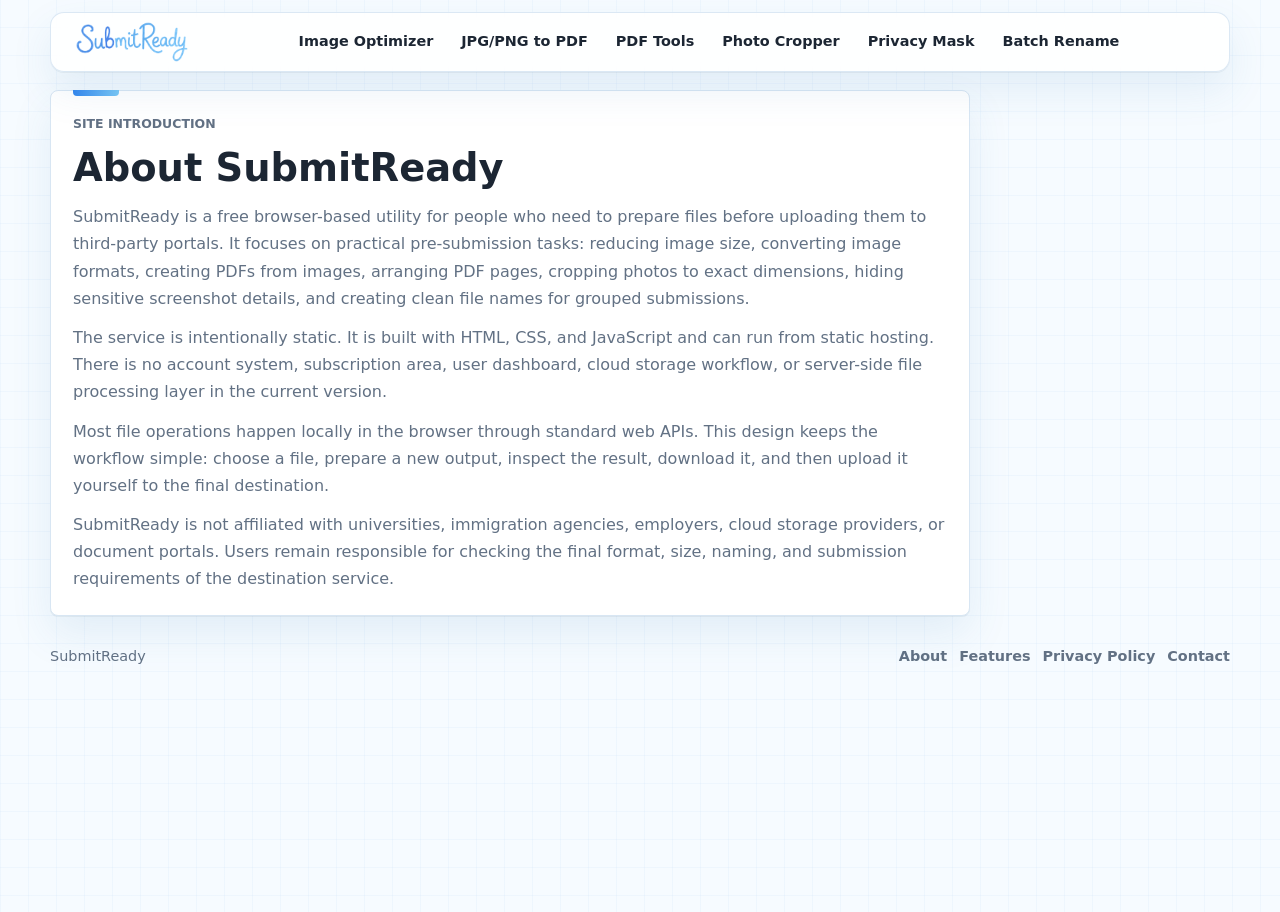
<file: about.html>
<!doctype html>
<html lang="en">
  <head>
    <meta charset="utf-8" />
    <meta name="viewport" content="width=device-width, initial-scale=1" />
    <title>About SubmitReady - Local Submission File Tools</title>
    <meta
      name="description"
      content="Learn about SubmitReady, a static browser-based service for preparing upload-ready images, PDFs, screenshots, and renamed file sets."
    />
    <meta name="robots" content="index, follow" />
    <link rel="icon" href="assets/submitready-icon.png" />
    <link rel="stylesheet" href="styles.css" />
  </head>
  <body>
    <nav class="top-nav" aria-label="Primary navigation">
      <a class="nav-brand" href="index.html">
        <img src="assets/submitready-wordmark.png" alt="SubmitReady" />
      </a>
      <div class="nav-links" aria-label="Feature navigation">
        <a href="index.html#imageOptimizer">Image Optimizer</a>
        <a href="index.html#pdfConverter">JPG/PNG to PDF</a>
        <a href="index.html#pdfTools">PDF Tools</a>
        <a href="index.html#photoCropper">Photo Cropper</a>
        <a href="index.html#privacyBlur">Privacy Mask</a>
        <a href="index.html#batchRename">Batch Rename</a>
      </div>
    </nav>

    <main class="app-shell static-shell">
      <article class="content-panel static-page">
        <p class="eyebrow">Site introduction</p>
        <h1>About SubmitReady</h1>
        <p>
          SubmitReady is a free browser-based utility for people who need to prepare files before uploading them to
          third-party portals. It focuses on practical pre-submission tasks: reducing image size, converting image
          formats, creating PDFs from images, arranging PDF pages, cropping photos to exact dimensions, hiding sensitive
          screenshot details, and creating clean file names for grouped submissions.
        </p>
        <p>
          The service is intentionally static. It is built with HTML, CSS, and JavaScript and can run from static
          hosting. There is no account system, subscription area, user dashboard, cloud storage workflow, or server-side
          file processing layer in the current version.
        </p>
        <p>
          Most file operations happen locally in the browser through standard web APIs. This design keeps the workflow
          simple: choose a file, prepare a new output, inspect the result, download it, and then upload it yourself to
          the final destination.
        </p>
        <p>
          SubmitReady is not affiliated with universities, immigration agencies, employers, cloud storage providers, or
          document portals. Users remain responsible for checking the final format, size, naming, and submission
          requirements of the destination service.
        </p>
      </article>
    </main>

    <footer class="app-footer">
      <span>SubmitReady</span>
      <span class="footer-links">
        <a href="about.html">About</a>
        <a href="features.html">Features</a>
        <a href="privacy.html">Privacy Policy</a>
        <a href="contact.html">Contact</a>
      </span>
    </footer>
  </body>
</html>
</file>
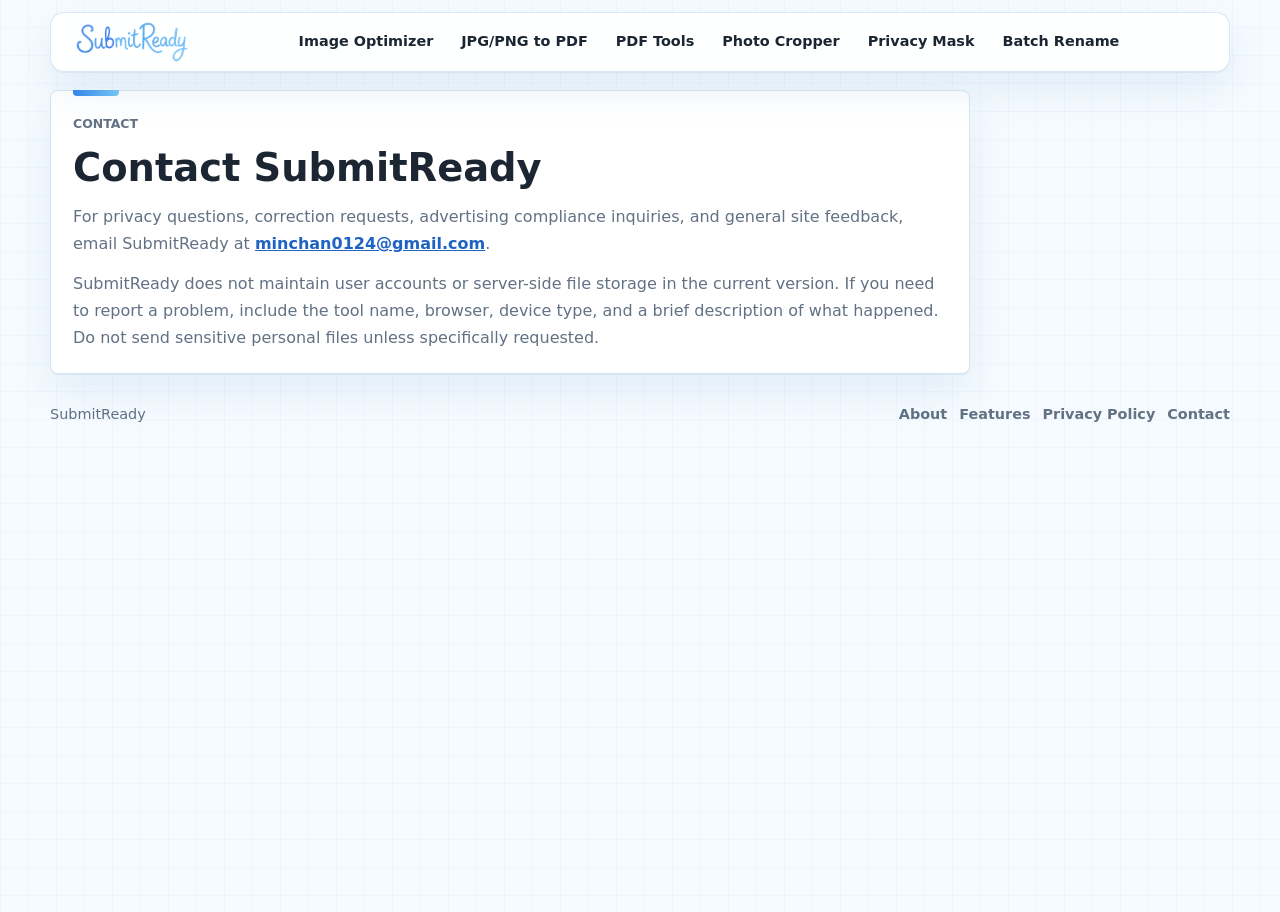
<file: contact.html>
<!doctype html>
<html lang="en">
  <head>
    <meta charset="utf-8" />
    <meta name="viewport" content="width=device-width, initial-scale=1" />
    <title>Contact SubmitReady</title>
    <meta
      name="description"
      content="Contact SubmitReady for privacy questions, correction requests, advertising compliance inquiries, and site feedback."
    />
    <meta name="robots" content="index, follow" />
    <link rel="icon" href="assets/submitready-icon.png" />
    <link rel="stylesheet" href="styles.css" />
  </head>
  <body>
    <nav class="top-nav" aria-label="Primary navigation">
      <a class="nav-brand" href="index.html">
        <img src="assets/submitready-wordmark.png" alt="SubmitReady" />
      </a>
      <div class="nav-links" aria-label="Feature navigation">
        <a href="index.html#imageOptimizer">Image Optimizer</a>
        <a href="index.html#pdfConverter">JPG/PNG to PDF</a>
        <a href="index.html#pdfTools">PDF Tools</a>
        <a href="index.html#photoCropper">Photo Cropper</a>
        <a href="index.html#privacyBlur">Privacy Mask</a>
        <a href="index.html#batchRename">Batch Rename</a>
      </div>
    </nav>

    <main class="app-shell static-shell">
      <article class="content-panel static-page">
        <p class="eyebrow">Contact</p>
        <h1>Contact SubmitReady</h1>
        <p>
          For privacy questions, correction requests, advertising compliance inquiries, and general site feedback, email
          SubmitReady at <a href="mailto:minchan0124@gmail.com">minchan0124@gmail.com</a>.
        </p>
        <p>
          SubmitReady does not maintain user accounts or server-side file storage in the current version. If you need to
          report a problem, include the tool name, browser, device type, and a brief description of what happened. Do not
          send sensitive personal files unless specifically requested.
        </p>
      </article>
    </main>

    <footer class="app-footer">
      <span>SubmitReady</span>
      <span class="footer-links">
        <a href="about.html">About</a>
        <a href="features.html">Features</a>
        <a href="privacy.html">Privacy Policy</a>
        <a href="contact.html">Contact</a>
      </span>
    </footer>
  </body>
</html>
</file>
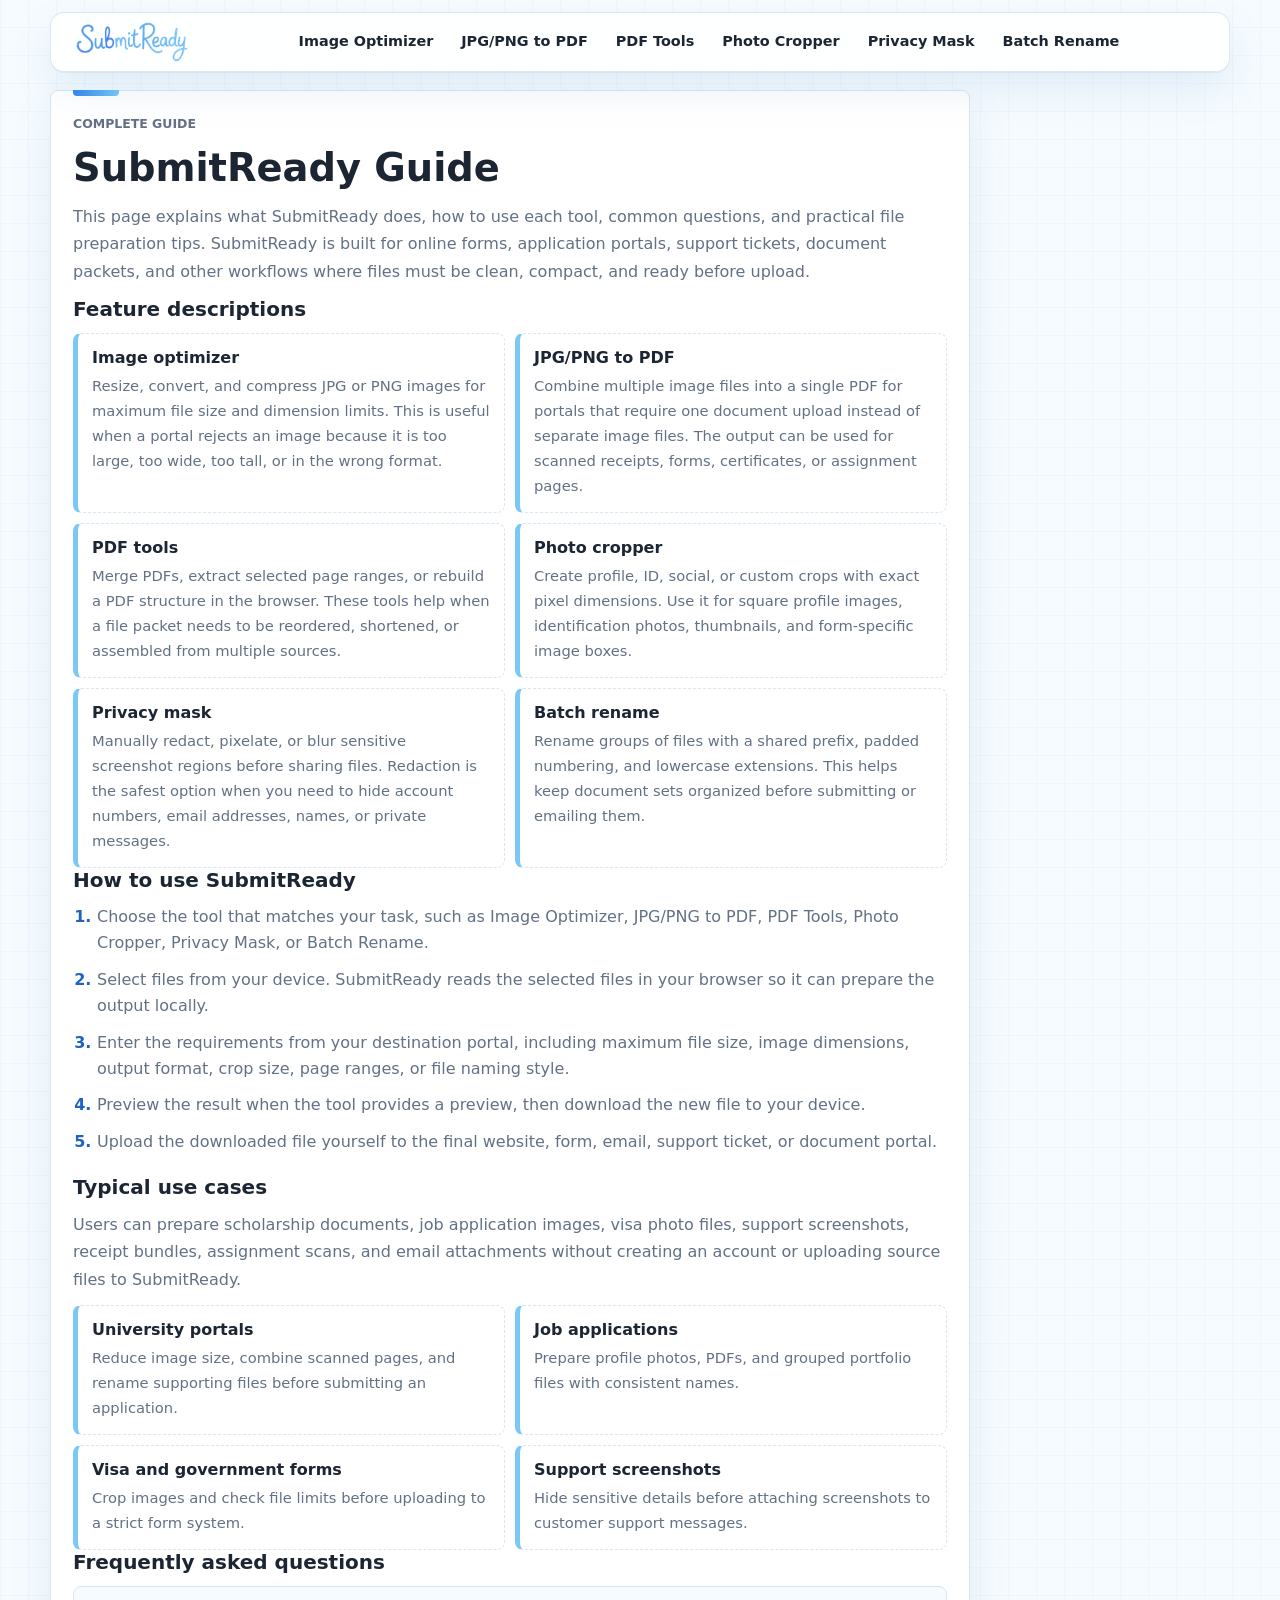
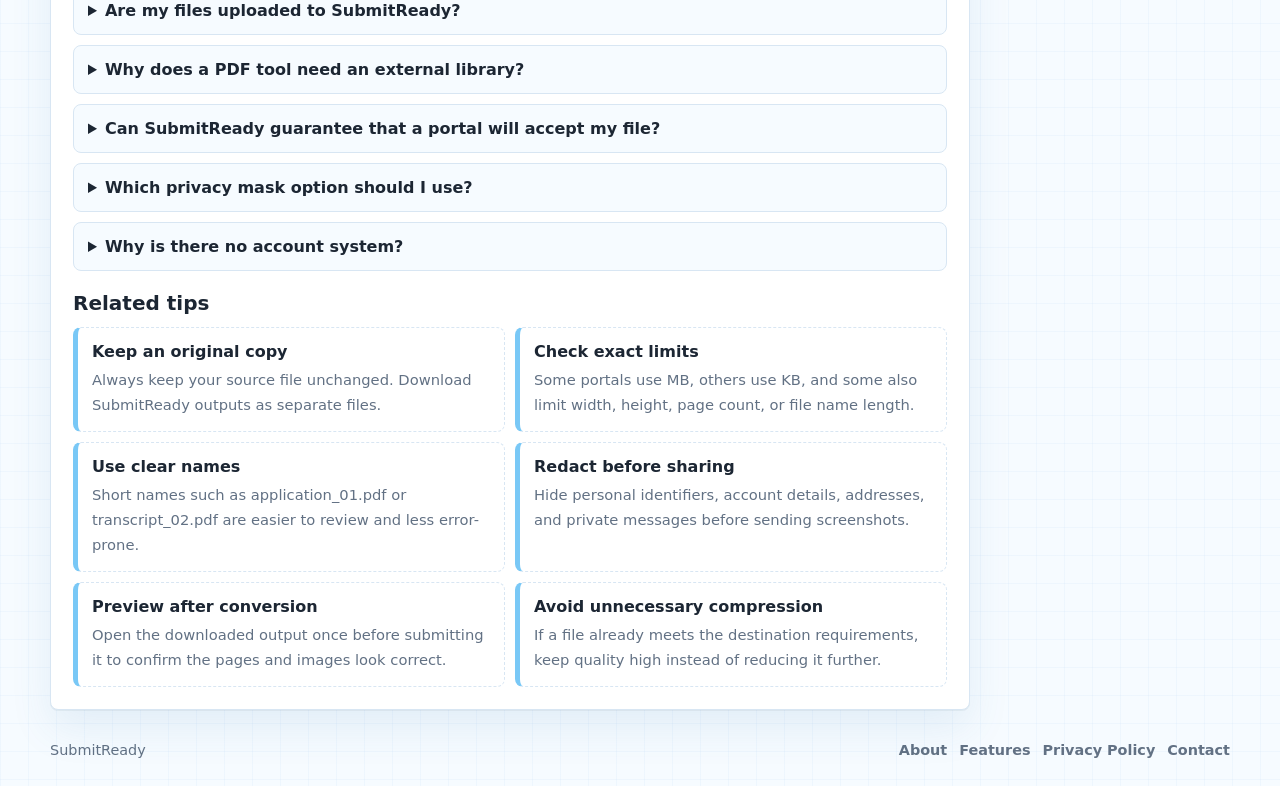
<file: features.html>
<!doctype html>
<html lang="en">
  <head>
    <meta charset="utf-8" />
    <meta name="viewport" content="width=device-width, initial-scale=1" />
    <title>SubmitReady Guide - Features, How to Use, FAQ, and File Tips</title>
    <meta
      name="description"
      content="Read the SubmitReady guide with feature descriptions, how-to steps, frequently asked questions, and practical tips for preparing upload-ready files."
    />
    <meta name="robots" content="index, follow" />
    <link rel="icon" href="assets/submitready-icon.png" />
    <link rel="stylesheet" href="styles.css" />
  </head>
  <body>
    <nav class="top-nav" aria-label="Primary navigation">
      <a class="nav-brand" href="index.html">
        <img src="assets/submitready-wordmark.png" alt="SubmitReady" />
      </a>
      <div class="nav-links" aria-label="Feature navigation">
        <a href="index.html#imageOptimizer">Image Optimizer</a>
        <a href="index.html#pdfConverter">JPG/PNG to PDF</a>
        <a href="index.html#pdfTools">PDF Tools</a>
        <a href="index.html#photoCropper">Photo Cropper</a>
        <a href="index.html#privacyBlur">Privacy Mask</a>
        <a href="index.html#batchRename">Batch Rename</a>
      </div>
    </nav>

    <main class="app-shell static-shell">
      <article class="content-panel static-page">
        <p class="eyebrow">Complete guide</p>
        <h1>SubmitReady Guide</h1>
        <p>
          This page explains what SubmitReady does, how to use each tool, common questions, and practical file
          preparation tips. SubmitReady is built for online forms, application portals, support tickets, document
          packets, and other workflows where files must be clean, compact, and ready before upload.
        </p>

        <h2>Feature descriptions</h2>
        <div class="feature-list">
          <div>
            <strong>Image optimizer</strong>
            <p>
              Resize, convert, and compress JPG or PNG images for maximum file size and dimension limits. This is useful
              when a portal rejects an image because it is too large, too wide, too tall, or in the wrong format.
            </p>
          </div>
          <div>
            <strong>JPG/PNG to PDF</strong>
            <p>
              Combine multiple image files into a single PDF for portals that require one document upload instead of
              separate image files. The output can be used for scanned receipts, forms, certificates, or assignment
              pages.
            </p>
          </div>
          <div>
            <strong>PDF tools</strong>
            <p>
              Merge PDFs, extract selected page ranges, or rebuild a PDF structure in the browser. These tools help when
              a file packet needs to be reordered, shortened, or assembled from multiple sources.
            </p>
          </div>
          <div>
            <strong>Photo cropper</strong>
            <p>
              Create profile, ID, social, or custom crops with exact pixel dimensions. Use it for square profile images,
              identification photos, thumbnails, and form-specific image boxes.
            </p>
          </div>
          <div>
            <strong>Privacy mask</strong>
            <p>
              Manually redact, pixelate, or blur sensitive screenshot regions before sharing files. Redaction is the
              safest option when you need to hide account numbers, email addresses, names, or private messages.
            </p>
          </div>
          <div>
            <strong>Batch rename</strong>
            <p>
              Rename groups of files with a shared prefix, padded numbering, and lowercase extensions. This helps keep
              document sets organized before submitting or emailing them.
            </p>
          </div>
        </div>

        <h2>How to use SubmitReady</h2>
        <ol class="step-list">
          <li>
            Choose the tool that matches your task, such as Image Optimizer, JPG/PNG to PDF, PDF Tools, Photo Cropper,
            Privacy Mask, or Batch Rename.
          </li>
          <li>
            Select files from your device. SubmitReady reads the selected files in your browser so it can prepare the
            output locally.
          </li>
          <li>
            Enter the requirements from your destination portal, including maximum file size, image dimensions, output
            format, crop size, page ranges, or file naming style.
          </li>
          <li>
            Preview the result when the tool provides a preview, then download the new file to your device.
          </li>
          <li>
            Upload the downloaded file yourself to the final website, form, email, support ticket, or document portal.
          </li>
        </ol>

        <h2>Typical use cases</h2>
        <p>
          Users can prepare scholarship documents, job application images, visa photo files, support screenshots,
          receipt bundles, assignment scans, and email attachments without creating an account or uploading source files
          to SubmitReady.
        </p>
        <div class="feature-list">
          <div>
            <strong>University portals</strong>
            <p>Reduce image size, combine scanned pages, and rename supporting files before submitting an application.</p>
          </div>
          <div>
            <strong>Job applications</strong>
            <p>Prepare profile photos, PDFs, and grouped portfolio files with consistent names.</p>
          </div>
          <div>
            <strong>Visa and government forms</strong>
            <p>Crop images and check file limits before uploading to a strict form system.</p>
          </div>
          <div>
            <strong>Support screenshots</strong>
            <p>Hide sensitive details before attaching screenshots to customer support messages.</p>
          </div>
        </div>

        <h2>Frequently asked questions</h2>
        <div class="faq-list">
          <details>
            <summary>Are my files uploaded to SubmitReady?</summary>
            <p>
              No. The core tools process selected files in your browser. SubmitReady does not maintain user accounts,
              cloud storage, or a server-side file database in the current version.
            </p>
          </details>
          <details>
            <summary>Why does a PDF tool need an external library?</summary>
            <p>
              PDF merge, split, and rebuild actions use an open-source browser library loaded from a content delivery
              network. The selected files are still processed in the browser, but the library request itself may be
              visible to the CDN provider as a normal web request.
            </p>
          </details>
          <details>
            <summary>Can SubmitReady guarantee that a portal will accept my file?</summary>
            <p>
              No. SubmitReady helps you prepare files, but each destination portal controls its own rules. Always check
              the final format, file size, dimensions, page count, and naming requirements before submitting.
            </p>
          </details>
          <details>
            <summary>Which privacy mask option should I use?</summary>
            <p>
              Use Redact when you need the strongest manual cover. Blur and pixelate are useful for visual previews, but
              they can leave recoverable detail in some situations.
            </p>
          </details>
          <details>
            <summary>Why is there no account system?</summary>
            <p>
              SubmitReady is designed as a quick static utility. Avoiding accounts and server-side storage keeps the
              workflow simple and reduces the amount of user data the site needs to handle.
            </p>
          </details>
        </div>

        <h2>Related tips</h2>
        <div class="feature-list">
          <div>
            <strong>Keep an original copy</strong>
            <p>Always keep your source file unchanged. Download SubmitReady outputs as separate files.</p>
          </div>
          <div>
            <strong>Check exact limits</strong>
            <p>Some portals use MB, others use KB, and some also limit width, height, page count, or file name length.</p>
          </div>
          <div>
            <strong>Use clear names</strong>
            <p>Short names such as application_01.pdf or transcript_02.pdf are easier to review and less error-prone.</p>
          </div>
          <div>
            <strong>Redact before sharing</strong>
            <p>Hide personal identifiers, account details, addresses, and private messages before sending screenshots.</p>
          </div>
          <div>
            <strong>Preview after conversion</strong>
            <p>Open the downloaded output once before submitting it to confirm the pages and images look correct.</p>
          </div>
          <div>
            <strong>Avoid unnecessary compression</strong>
            <p>If a file already meets the destination requirements, keep quality high instead of reducing it further.</p>
          </div>
        </div>
      </article>
    </main>

    <footer class="app-footer">
      <span>SubmitReady</span>
      <span class="footer-links">
        <a href="about.html">About</a>
        <a href="features.html">Features</a>
        <a href="privacy.html">Privacy Policy</a>
        <a href="contact.html">Contact</a>
      </span>
    </footer>
  </body>
</html>
</file>
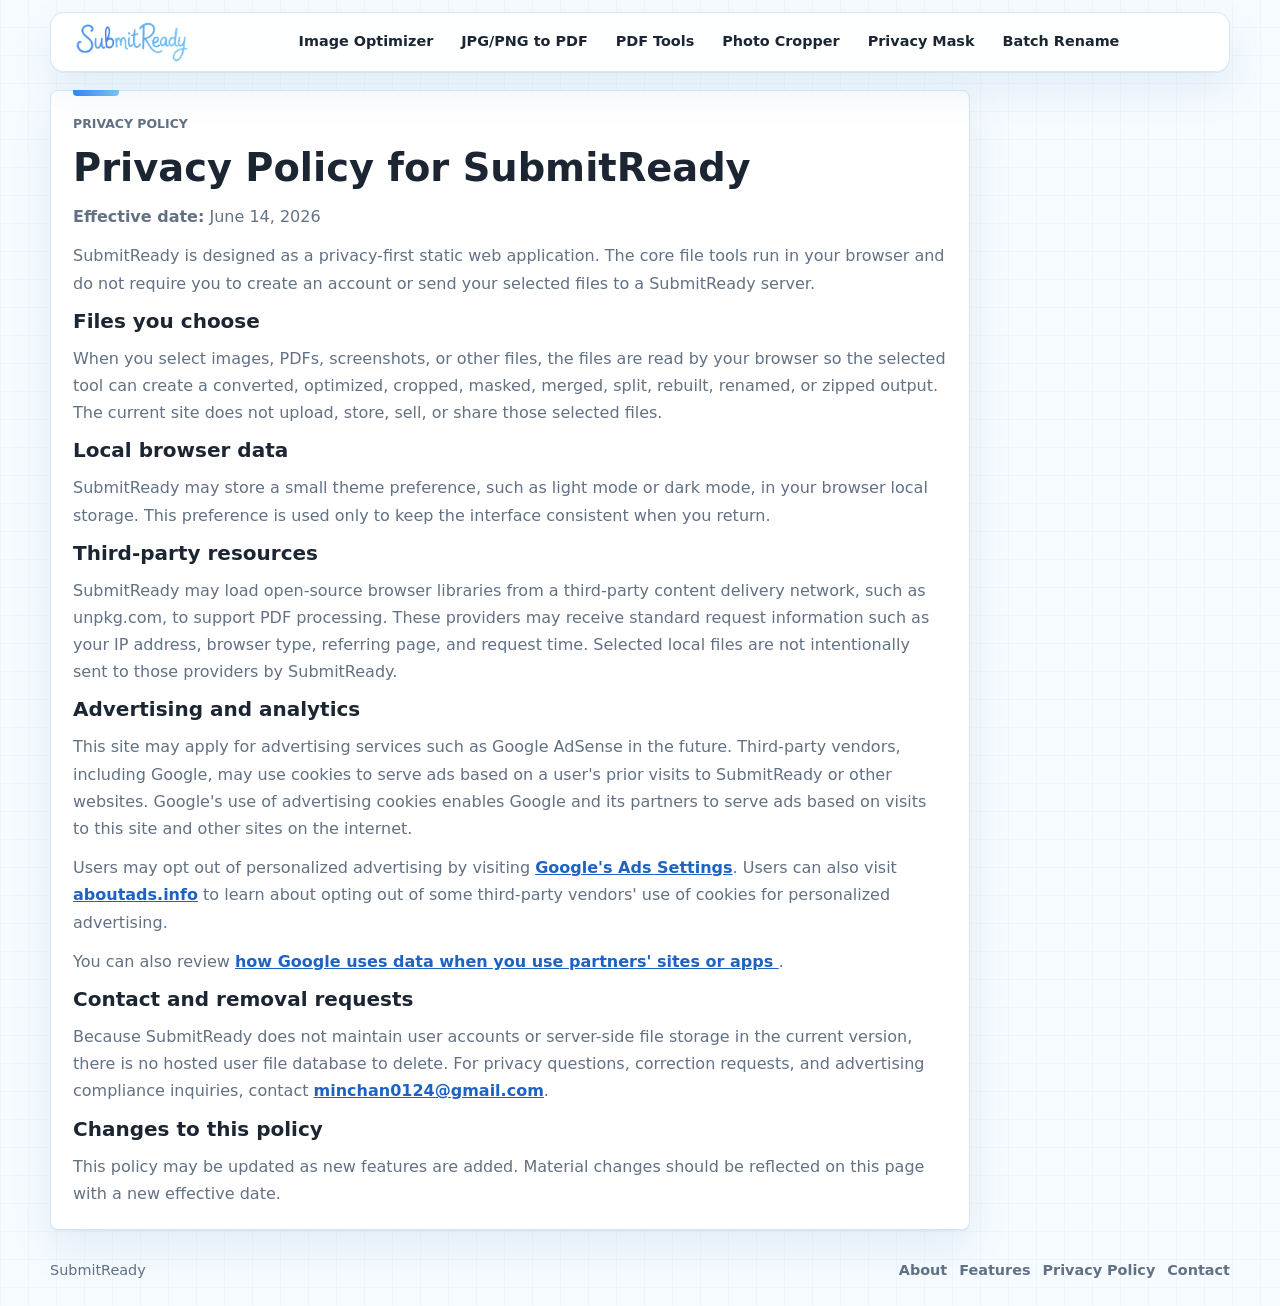
<file: privacy.html>
<!doctype html>
<html lang="en">
  <head>
    <meta charset="utf-8" />
    <meta name="viewport" content="width=device-width, initial-scale=1" />
    <title>Privacy Policy - SubmitReady</title>
    <meta
      name="description"
      content="Read the SubmitReady privacy policy for local file processing, browser storage, third-party resources, advertising cookies, and contact requests."
    />
    <meta name="robots" content="index, follow" />
    <link rel="icon" href="assets/submitready-icon.png" />
    <link rel="stylesheet" href="styles.css" />
  </head>
  <body>
    <nav class="top-nav" aria-label="Primary navigation">
      <a class="nav-brand" href="index.html">
        <img src="assets/submitready-wordmark.png" alt="SubmitReady" />
      </a>
      <div class="nav-links" aria-label="Feature navigation">
        <a href="index.html#imageOptimizer">Image Optimizer</a>
        <a href="index.html#pdfConverter">JPG/PNG to PDF</a>
        <a href="index.html#pdfTools">PDF Tools</a>
        <a href="index.html#photoCropper">Photo Cropper</a>
        <a href="index.html#privacyBlur">Privacy Mask</a>
        <a href="index.html#batchRename">Batch Rename</a>
      </div>
    </nav>

    <main class="app-shell static-shell">
      <article class="content-panel static-page legal-content">
        <p class="eyebrow">Privacy policy</p>
        <h1>Privacy Policy for SubmitReady</h1>
        <p><strong>Effective date:</strong> June 14, 2026</p>
        <p>
          SubmitReady is designed as a privacy-first static web application. The core file tools run in your browser and
          do not require you to create an account or send your selected files to a SubmitReady server.
        </p>
        <h2>Files you choose</h2>
        <p>
          When you select images, PDFs, screenshots, or other files, the files are read by your browser so the selected
          tool can create a converted, optimized, cropped, masked, merged, split, rebuilt, renamed, or zipped output.
          The current site does not upload, store, sell, or share those selected files.
        </p>
        <h2>Local browser data</h2>
        <p>
          SubmitReady may store a small theme preference, such as light mode or dark mode, in your browser local
          storage. This preference is used only to keep the interface consistent when you return.
        </p>
        <h2>Third-party resources</h2>
        <p>
          SubmitReady may load open-source browser libraries from a third-party content delivery network, such as
          unpkg.com, to support PDF processing. These providers may receive standard request information such as your IP
          address, browser type, referring page, and request time. Selected local files are not intentionally sent to
          those providers by SubmitReady.
        </p>
        <h2>Advertising and analytics</h2>
        <p>
          This site may apply for advertising services such as Google AdSense in the future. Third-party vendors,
          including Google, may use cookies to serve ads based on a user's prior visits to SubmitReady or other
          websites. Google's use of advertising cookies enables Google and its partners to serve ads based on visits to
          this site and other sites on the internet.
        </p>
        <p>
          Users may opt out of personalized advertising by visiting
          <a href="https://www.google.com/settings/ads" rel="noopener noreferrer">Google's Ads Settings</a>. Users can
          also visit <a href="https://www.aboutads.info/" rel="noopener noreferrer">aboutads.info</a> to learn about
          opting out of some third-party vendors' use of cookies for personalized advertising.
        </p>
        <p>
          You can also review
          <a href="https://policies.google.com/technologies/partner-sites" rel="noopener noreferrer">
            how Google uses data when you use partners' sites or apps
          </a>.
        </p>
        <h2>Contact and removal requests</h2>
        <p>
          Because SubmitReady does not maintain user accounts or server-side file storage in the current version, there
          is no hosted user file database to delete. For privacy questions, correction requests, and advertising
          compliance inquiries, contact <a href="mailto:minchan0124@gmail.com">minchan0124@gmail.com</a>.
        </p>
        <h2>Changes to this policy</h2>
        <p>
          This policy may be updated as new features are added. Material changes should be reflected on this page with a
          new effective date.
        </p>
      </article>
    </main>

    <footer class="app-footer">
      <span>SubmitReady</span>
      <span class="footer-links">
        <a href="about.html">About</a>
        <a href="features.html">Features</a>
        <a href="privacy.html">Privacy Policy</a>
        <a href="contact.html">Contact</a>
      </span>
    </footer>
  </body>
</html>
</file>
<file: styles.css>
:root {
  --bg: #f6fbff;
  --paper-grid: rgba(62, 142, 221, 0.045);
  --panel: #ffffff;
  --panel-strong: #eaf7ff;
  --text: #1c2633;
  --muted: #627184;
  --line: #d8e6f3;
  --ink-line: #18324f;
  --accent: #3487ee;
  --accent-dark: #1e63c4;
  --accent-soft: #eaf4ff;
  --coral: #79c8f6;
  --sun: #cdeeff;
  --success: #157c61;
  --warning: #946600;
  --error: #b42318;
  --shadow: 0 1px 0 rgba(24, 50, 79, 0.06), 0 18px 42px rgba(49, 113, 176, 0.1);
  --nav-bg: rgba(255, 255, 255, 0.86);
  --control-bg: #fbfdff;
  --control-text: #1c2633;
  --drop-bg: #f4fbff;
  --drop-hover-bg: #e8f6ff;
  --drop-line: #9ccff4;
  --drop-overlay-bg: rgba(233, 247, 255, 0.94);
  --upload-mark-bg: #e9f6ff;
  --secondary-bg: #18324f;
  --secondary-text: #ffffff;
  --light-button-bg: #ffffff;
  --light-button-hover: #eef8ff;
  --feature-bg: #f6fbff;
  --feature-border: #d8e6f3;
  --info-line: #e9f1f8;
  --preview-bg: #ffffff;
  --preview-tile: #edf4fa;
  --notice-bg: #edf9f6;
  --notice-text: #16614f;
  --notice-muted: #277461;
  --notice-border: #b8e5da;
  --button-hover-border: #9ccff4;
  --preview-bar-bg: rgba(24, 50, 79, 0.88);
  --preview-bar-border: rgba(255, 255, 255, 0.18);
  --preview-bar-text: #ffffff;
  --preview-bar-muted: #cfe6f8;
  --error-bg: #fff0ee;
  --status-bg: #e9f0ff;
  --warning-bg: #fff7dd;
  color-scheme: light;
  font-family:
    Inter, ui-sans-serif, system-ui, -apple-system, BlinkMacSystemFont, "Segoe UI", sans-serif;
}

:root[data-theme="dark"] {
  --bg: #15120f;
  --paper-grid: rgba(255, 230, 177, 0.04);
  --panel: #221e19;
  --panel-strong: #163424;
  --text: #fff7e8;
  --muted: #c9bba2;
  --line: #4b4033;
  --ink-line: #f1d99d;
  --accent: #78a7ff;
  --accent-dark: #bdd2ff;
  --accent-soft: #202b44;
  --coral: #ff957f;
  --sun: #ffd76a;
  --success: #72d69c;
  --warning: #ffd76a;
  --error: #ff9b91;
  --shadow: 0 3px 0 rgba(255, 215, 106, 0.22), 0 18px 46px rgba(0, 0, 0, 0.28);
  --nav-bg: rgba(34, 30, 25, 0.9);
  --control-bg: #1b1713;
  --control-text: #fff7e8;
  --drop-bg: #1d1915;
  --drop-hover-bg: #2b2116;
  --drop-line: #b88438;
  --drop-overlay-bg: rgba(43, 33, 22, 0.94);
  --upload-mark-bg: #3a2b11;
  --secondary-bg: #fff7e8;
  --secondary-text: #1b1713;
  --light-button-bg: #1b1713;
  --light-button-hover: #30271d;
  --feature-bg: #1b1713;
  --feature-border: #4b4033;
  --info-line: #3b3229;
  --preview-bg: #1b1713;
  --preview-tile: #2d261f;
  --notice-bg: #163424;
  --notice-text: #c9f7d9;
  --notice-muted: #98d9af;
  --notice-border: #39734d;
  --button-hover-border: #b88438;
  --preview-bar-bg: rgba(21, 18, 15, 0.9);
  --preview-bar-border: rgba(255, 255, 255, 0.12);
  --preview-bar-text: #fff7e8;
  --preview-bar-muted: #d6c5a8;
  --error-bg: #3b1d18;
  --status-bg: #202b44;
  --warning-bg: #3a2b11;
  color-scheme: dark;
}

* {
  box-sizing: border-box;
}

[hidden] {
  display: none !important;
}

body {
  margin: 0;
  min-height: 100vh;
  background:
    linear-gradient(90deg, var(--paper-grid) 1px, transparent 1px),
    linear-gradient(0deg, var(--paper-grid) 1px, transparent 1px),
    var(--bg);
  background-size: 28px 28px;
  color: var(--text);
  transition:
    background-color 180ms ease,
    color 180ms ease;
}

button,
input,
select {
  font: inherit;
}

button,
a {
  -webkit-tap-highlight-color: transparent;
}

.app-header,
.top-nav,
.app-shell,
.app-footer {
  width: min(1180px, calc(100% - 32px));
  margin: 0 auto;
}

.top-nav {
  position: sticky;
  top: 0;
  z-index: 10;
  display: grid;
  grid-template-columns: auto minmax(0, 1fr) auto;
  gap: 18px;
  align-items: center;
  border: 1px solid rgba(216, 230, 243, 0.9);
  border-radius: 14px;
  background: var(--nav-bg);
  box-shadow: var(--shadow);
  margin-top: 12px;
  padding: 8px 12px;
  backdrop-filter: blur(14px);
}

.nav-brand,
.nav-links a {
  color: var(--text);
  text-decoration: none;
}

.nav-brand {
  display: inline-flex;
  align-items: center;
  min-width: 128px;
}

.nav-brand img {
  width: 138px;
  height: 42px;
  object-fit: contain;
}

.nav-links {
  display: flex;
  flex-wrap: wrap;
  justify-content: center;
  gap: 6px;
}

.nav-links a,
.theme-toggle {
  min-height: 36px;
  border: 1px solid transparent;
  border-radius: 999px;
  font-size: 0.9rem;
  font-weight: 800;
  padding: 8px 10px;
}

.nav-links a:hover,
.nav-links a:focus-visible,
.nav-links a[aria-current="page"] {
  border-color: var(--button-hover-border);
  background: var(--light-button-hover);
  outline: none;
}

.nav-links a[aria-current="page"] {
  color: var(--accent-dark);
  box-shadow: inset 0 0 0 1px rgba(52, 135, 238, 0.14);
}

.theme-toggle {
  border-color: var(--line);
  background: var(--control-bg);
  color: var(--control-text);
  box-shadow: 0 2px 0 rgba(37, 43, 50, 0.12);
}

.theme-toggle:hover,
.theme-toggle:focus-visible {
  border-color: var(--accent);
  outline: none;
}

.app-header {
  display: none;
}

.app-header > div:first-child {
  border-left: 0;
  padding-left: 14px;
}

.eyebrow {
  margin: 0 0 8px;
  color: var(--success);
  font-size: 0.78rem;
  font-weight: 800;
  letter-spacing: 0;
  text-transform: uppercase;
}

h1,
h2 {
  margin: 0;
  letter-spacing: 0;
}

h1 {
  margin-bottom: 14px;
  font-size: clamp(1.75rem, 3vw, 2.4rem);
  line-height: 1.12;
}

h2 {
  font-size: 1.15rem;
}

.header-copy {
  max-width: 680px;
  margin: 0;
  color: var(--muted);
  font-size: 1rem;
  line-height: 1.6;
}

.privacy-pill {
  flex: 0 0 auto;
  border: 1px solid var(--notice-border);
  border-radius: 999px;
  background: var(--panel-strong);
  color: var(--notice-text);
  font-size: 0.9rem;
  font-weight: 700;
  padding: 10px 14px;
  box-shadow: 0 2px 0 rgba(25, 76, 52, 0.14);
}

.app-shell {
  display: grid;
  gap: 18px;
  padding-top: 18px;
  padding-bottom: 28px;
}

.workspace {
  display: grid;
  grid-template-columns: minmax(0, 1fr) 420px;
  gap: 18px;
  align-items: stretch;
}

.panel,
.notice-panel {
  border: 1px solid var(--line);
  border-radius: 8px;
  background: var(--panel);
  box-shadow: var(--shadow);
}

.panel {
  position: relative;
}

.panel::before,
.content-panel::before {
  position: absolute;
  top: -1px;
  left: 22px;
  width: 46px;
  height: 6px;
  border-radius: 0 0 4px 4px;
  background: linear-gradient(90deg, var(--accent), #79c8f6);
  content: "";
}

.upload-panel,
.settings-panel,
.info-panel {
  padding: 20px;
}

.privacy-page {
  max-width: 720px;
  width: 100%;
}

.drop-zone,
.pdf-drop-zone {
  position: relative;
  display: grid;
  min-height: 330px;
  border: 2px dashed var(--drop-line);
  border-radius: 8px;
  background:
    linear-gradient(135deg, rgba(121, 200, 246, 0.18), transparent 42%),
    var(--drop-bg);
  outline: none;
  transition:
    border-color 160ms ease,
    background-color 160ms ease,
    box-shadow 160ms ease;
}

.drop-zone:focus-visible,
.drop-zone.drag-over,
.pdf-drop-zone.drag-over {
  border-color: var(--accent);
  background: var(--drop-hover-bg);
  box-shadow: 0 0 0 4px rgba(36, 107, 254, 0.14);
}

.drop-zone.drag-over::after,
.pdf-drop-zone.drag-over::after {
  position: absolute;
  inset: 14px;
  z-index: 2;
  display: grid;
  place-items: center;
  border: 2px solid var(--accent);
  border-radius: 8px;
  background: var(--drop-overlay-bg);
  color: var(--accent-dark);
  font-size: 1.1rem;
  font-weight: 900;
}

.drop-zone.drag-over::after {
  content: "Drop image here";
}

.pdf-drop-zone.drag-over::after {
  content: "Drop images here";
}

.drop-zone.has-file {
  border-style: solid;
  background: #0f1724;
}

.drop-zone.has-file .drop-zone-inner {
  display: none;
}

.drop-zone-inner,
.pdf-drop-zone {
  display: grid;
  place-items: center;
  align-content: center;
  gap: 18px;
  padding: 28px;
  text-align: center;
}

.upload-mark,
.upload-icon {
  display: grid;
  width: 58px;
  height: 58px;
  place-items: center;
  border-radius: 50%;
  background: var(--upload-mark-bg);
  color: var(--accent);
  font-size: 2rem;
  font-weight: 500;
  line-height: 1;
}

.upload-icon {
  width: 82px;
  height: 82px;
  border-radius: 20px;
  object-fit: cover;
  box-shadow: 0 4px 0 rgba(37, 43, 50, 0.18), 0 12px 26px rgba(36, 107, 254, 0.16);
}

.drop-zone h2 {
  font-size: 1.35rem;
}

.drop-zone p {
  max-width: 360px;
  margin: 8px auto 0;
  color: var(--muted);
  line-height: 1.5;
}

.upload-preview-state {
  position: relative;
  display: grid;
  min-height: 330px;
}

.upload-preview-state img {
  width: 100%;
  height: 100%;
  max-height: 520px;
  object-fit: contain;
  padding: 16px;
}

.upload-preview-bar {
  position: absolute;
  right: 14px;
  bottom: 14px;
  left: 14px;
  display: flex;
  align-items: center;
  justify-content: space-between;
  gap: 12px;
  border: 1px solid var(--preview-bar-border);
  border-radius: 8px;
  background: var(--preview-bar-bg);
  color: var(--preview-bar-text);
  padding: 12px;
  backdrop-filter: blur(10px);
}

.upload-preview-bar div {
  display: grid;
  min-width: 0;
  gap: 2px;
}

.upload-preview-bar span {
  color: var(--preview-bar-muted);
  font-size: 0.9rem;
}

.file-state {
  display: flex;
  align-items: center;
  justify-content: space-between;
  gap: 14px;
  margin-top: 14px;
  padding: 12px 14px;
  border: 1px solid var(--line);
  border-radius: 8px;
}

.file-state div {
  display: grid;
  min-width: 0;
  gap: 3px;
}

.file-state strong,
.file-state span {
  overflow-wrap: anywhere;
}

.file-state span {
  color: var(--muted);
  font-size: 0.92rem;
}

.section-heading {
  margin-bottom: 16px;
}

.preset-grid {
  display: grid;
  grid-template-columns: repeat(2, minmax(0, 1fr));
  gap: 10px;
  margin: 0 0 18px;
  padding: 0;
  border: 0;
}

.preset-grid legend {
  width: 100%;
  margin-bottom: 10px;
  color: var(--muted);
  font-size: 0.92rem;
  font-weight: 700;
}

.preset-grid label {
  position: relative;
  min-height: 44px;
}

.preset-grid input {
  position: absolute;
  opacity: 0;
}

.preset-grid span {
  display: grid;
  min-height: 44px;
  place-items: center;
  border: 1px solid var(--line);
  border-radius: 8px;
  background: var(--control-bg);
  color: var(--text);
  font-size: 0.9rem;
  font-weight: 700;
  text-align: center;
  cursor: pointer;
  padding: 8px 10px;
  box-shadow: 0 2px 0 rgba(37, 43, 50, 0.08);
  transition:
    border-color 140ms ease,
    background-color 140ms ease,
    box-shadow 140ms ease,
    transform 140ms ease;
}

.preset-grid input:checked + span {
  border-color: var(--accent);
  background: var(--status-bg);
  color: var(--accent-dark);
  box-shadow: inset 0 -3px 0 var(--sun), 0 2px 0 rgba(37, 43, 50, 0.1);
}

.preset-grid label:hover span {
  transform: translateY(-1px);
}

.preset-grid input:focus-visible + span {
  box-shadow: 0 0 0 4px rgba(36, 107, 254, 0.14);
}

.form-grid {
  display: grid;
  grid-template-columns: repeat(2, minmax(0, 1fr));
  gap: 14px;
}

.field {
  display: grid;
  gap: 7px;
  min-width: 0;
  color: var(--text);
  font-size: 0.92rem;
  font-weight: 700;
}

.field input,
.field select,
.compound-field,
.suffix-field {
  width: 100%;
}

.field input,
.field select {
  min-height: 42px;
  border: 1px solid var(--line);
  border-radius: 8px;
  background: var(--control-bg);
  color: var(--control-text);
  padding: 9px 10px;
  box-shadow: inset 0 1px 0 rgba(255, 255, 255, 0.38);
}

.field input:focus,
.field select:focus {
  border-color: var(--accent);
  outline: none;
  box-shadow: 0 0 0 4px rgba(36, 107, 254, 0.12);
}

.compound-field,
.suffix-field {
  display: grid;
  grid-template-columns: minmax(0, 1fr) 78px;
  gap: 8px;
  align-items: center;
}

.suffix-field {
  grid-template-columns: minmax(0, 1fr) auto;
}

.suffix-field span {
  color: var(--muted);
  font-size: 0.9rem;
  font-weight: 700;
}

.quality-row {
  display: grid;
  gap: 14px;
  margin-top: 16px;
}

.toggle-field {
  display: flex;
  align-items: center;
  gap: 10px;
  width: fit-content;
  color: var(--text);
  font-weight: 800;
}

.toggle-field input {
  width: 18px;
  height: 18px;
  accent-color: var(--accent);
}

.quality-field strong {
  color: var(--accent-dark);
}

.quality-field input {
  min-height: 32px;
  padding: 0;
  accent-color: var(--accent);
}

.primary-button,
.secondary-button,
.text-button {
  border: 0;
  border-radius: 8px;
  cursor: pointer;
  font-weight: 800;
}

.primary-button {
  display: inline-flex;
  align-items: center;
  justify-content: center;
  min-height: 46px;
  margin-top: 18px;
  background: var(--accent);
  color: white;
  padding: 12px 18px;
  text-decoration: none;
  box-shadow: 0 3px 0 var(--accent-dark), 0 10px 22px rgba(52, 135, 238, 0.18);
  transition:
    background-color 140ms ease,
    box-shadow 140ms ease,
    transform 140ms ease;
}

.primary-button:hover {
  background: var(--accent-dark);
  transform: translateY(-1px);
}

.primary-button:disabled,
.primary-button.disabled {
  cursor: not-allowed;
  opacity: 0.48;
  box-shadow: none;
  transform: none;
}

.secondary-button {
  background: var(--secondary-bg);
  color: var(--secondary-text);
  padding: 11px 16px;
  box-shadow: 0 3px 0 rgba(24, 50, 79, 0.18);
  transition:
    background-color 140ms ease,
    border-color 140ms ease,
    transform 140ms ease;
}

.light-button {
  border: 1px solid var(--line);
  background: var(--light-button-bg);
  color: var(--text);
  box-shadow: 0 2px 0 rgba(37, 43, 50, 0.12);
}

.light-button:hover {
  border-color: var(--button-hover-border);
  background: var(--light-button-hover);
  transform: translateY(-1px);
}

.text-button {
  flex: 0 0 auto;
  background: transparent;
  color: var(--accent);
  padding: 8px 0;
}

.message {
  margin: 14px 0 0;
  border-radius: 8px;
  padding: 11px 12px;
  font-weight: 700;
  line-height: 1.45;
}

.error {
  background: var(--error-bg);
  color: var(--error);
}

.status {
  background: var(--status-bg);
  color: var(--accent-dark);
}

.warning {
  background: var(--warning-bg);
  color: var(--warning);
}

.results-section {
  display: grid;
  gap: 14px;
}

.results-header {
  display: flex;
  align-items: end;
  justify-content: space-between;
  gap: 16px;
  border: 1px solid var(--line);
  border-radius: 8px;
  background: var(--panel);
  padding: 16px 18px;
  box-shadow: var(--shadow);
  border-top: 5px solid var(--sun);
}

.results-header .eyebrow {
  margin-bottom: 6px;
}

.results-header .secondary-button {
  flex: 0 0 auto;
}

.results-grid {
  display: grid;
  grid-template-columns: repeat(2, minmax(0, 1fr));
  gap: 18px;
}

.info-list {
  display: grid;
  gap: 10px;
  margin: 0;
}

.info-list div {
  display: flex;
  align-items: baseline;
  justify-content: space-between;
  gap: 14px;
  min-height: 32px;
  border-bottom: 1px solid var(--info-line);
  padding-bottom: 9px;
}

.info-list dt {
  color: var(--muted);
  font-size: 0.9rem;
  font-weight: 700;
}

.info-list dd {
  margin: 0;
  color: var(--text);
  font-weight: 800;
  text-align: right;
  overflow-wrap: anywhere;
}

.preview-frame {
  display: grid;
  min-height: 270px;
  margin-top: 16px;
  place-items: center;
  overflow: hidden;
  border: 1px solid var(--line);
  border-radius: 8px;
  background:
    linear-gradient(45deg, var(--preview-tile) 25%, transparent 25%),
    linear-gradient(-45deg, var(--preview-tile) 25%, transparent 25%),
    linear-gradient(45deg, transparent 75%, var(--preview-tile) 75%),
    linear-gradient(-45deg, transparent 75%, var(--preview-tile) 75%);
  background-color: var(--preview-bg);
  background-position:
    0 0,
    0 10px,
    10px -10px,
    -10px 0;
  background-size: 20px 20px;
}

.preview-frame img {
  max-width: 100%;
  max-height: 430px;
  object-fit: contain;
}

.preview-frame span {
  color: var(--muted);
  font-weight: 700;
  text-align: center;
  padding: 24px;
}

.download-button {
  width: 100%;
}

.tool-page {
  display: grid;
  align-items: start;
}

.tool-page[hidden],
.content-page[hidden] {
  display: none !important;
}

.content-page {
  display: grid;
  gap: 18px;
}

.home-content {
  grid-template-columns: minmax(0, 0.95fr) minmax(0, 1.05fr);
}

.route-page {
  align-items: start;
}

.content-panel {
  position: relative;
  border: 1px solid var(--line);
  border-radius: 8px;
  background: var(--panel);
  box-shadow: var(--shadow);
  padding: 22px;
}

.content-panel h2 {
  margin-bottom: 12px;
  font-size: 1.25rem;
}

.content-panel h3 {
  margin: 20px 0 8px;
  font-size: 1rem;
}

.content-panel p {
  margin: 0 0 12px;
  color: var(--muted);
  line-height: 1.7;
}

.content-panel p:last-child {
  margin-bottom: 0;
}

.content-panel a {
  color: var(--accent-dark);
  font-weight: 800;
}

.content-actions {
  display: flex;
  flex-wrap: wrap;
  gap: 10px;
  margin-top: 16px;
}

.content-actions a,
.footer-links a {
  text-decoration: none;
}

.feature-list {
  display: grid;
  grid-template-columns: repeat(2, minmax(0, 1fr));
  gap: 10px;
}

.feature-list div {
  border: 1px dashed var(--line);
  border-left: 5px solid var(--coral);
  border-radius: 8px;
  background: transparent;
  padding: 14px;
}

.feature-list strong {
  display: block;
  margin-bottom: 6px;
}

.feature-list p {
  margin: 0;
  font-size: 0.92rem;
}

.legal-content {
  width: min(820px, 100%);
}

.faq-panel,
.static-page {
  width: min(920px, 100%);
}

.faq-panel {
  grid-column: 1 / -1;
}

.static-shell {
  align-items: start;
}

.static-page .feature-list {
  margin-top: 12px;
}

.step-list,
.faq-list {
  display: grid;
  gap: 10px;
  margin: 12px 0 20px;
}

.step-list {
  padding-left: 24px;
  color: var(--muted);
  line-height: 1.65;
}

.step-list li::marker {
  color: var(--accent-dark);
  font-weight: 900;
}

.faq-list details {
  border: 1px solid var(--line);
  border-radius: 8px;
  background: var(--feature-bg);
  padding: 14px;
}

.faq-list summary {
  cursor: pointer;
  color: var(--text);
  font-weight: 900;
}

.faq-list p {
  margin-top: 10px;
}

.converter-section {
  display: grid;
  gap: 16px;
  width: min(860px, 100%);
  padding: 20px;
}

.tool-page-header {
  display: flex;
  align-items: start;
  justify-content: space-between;
  gap: 16px;
}

.tool-page-header .section-heading {
  margin-bottom: 0;
}

.wide-tool {
  width: min(1120px, 100%);
}

.tool-mode-grid {
  display: grid;
  grid-template-columns: repeat(3, minmax(0, 1fr));
  gap: 10px;
  margin: 0;
  padding: 0;
  border: 0;
}

.tool-mode-grid legend {
  grid-column: 1 / -1;
  margin-bottom: 2px;
  color: var(--muted);
  font-size: 0.92rem;
  font-weight: 700;
}

.tool-mode-grid label {
  position: relative;
  min-height: 44px;
}

.tool-mode-grid input {
  position: absolute;
  opacity: 0;
}

.tool-mode-grid span {
  display: grid;
  min-height: 44px;
  place-items: center;
  border: 1px solid var(--line);
  border-radius: 8px;
  background: var(--control-bg);
  color: var(--text);
  font-size: 0.9rem;
  font-weight: 800;
  text-align: center;
  cursor: pointer;
  padding: 8px 10px;
  box-shadow: 0 2px 0 rgba(37, 43, 50, 0.08);
  transition:
    border-color 140ms ease,
    background-color 140ms ease,
    box-shadow 140ms ease,
    transform 140ms ease;
}

.tool-mode-grid input:checked + span {
  border-color: var(--accent);
  background: var(--status-bg);
  color: var(--accent-dark);
  box-shadow: inset 0 -3px 0 var(--sun), 0 2px 0 rgba(37, 43, 50, 0.1);
}

.tool-mode-grid label:hover span {
  transform: translateY(-1px);
}

.tool-mode-grid input:focus-visible + span {
  box-shadow: 0 0 0 4px rgba(36, 107, 254, 0.14);
}

.privacy-mode-grid {
  grid-template-columns: repeat(3, minmax(0, 1fr));
}

.pdf-drop-zone {
  min-height: 280px;
  cursor: pointer;
}

.compact-drop-zone {
  min-height: 220px;
}

.pdf-drop-zone h2 {
  font-size: 1.25rem;
}

.pdf-drop-zone p {
  max-width: 420px;
  margin: 8px auto 0;
  color: var(--muted);
  line-height: 1.5;
  text-align: center;
}

.pdf-file-list {
  display: grid;
  gap: 8px;
}

.pdf-file-list div {
  display: grid;
  grid-template-columns: 34px minmax(0, 1fr) auto;
  gap: 10px;
  align-items: center;
  border: 1px solid var(--line);
  border-radius: 8px;
  background: var(--control-bg);
  padding: 10px 12px;
  box-shadow: 0 2px 0 rgba(37, 43, 50, 0.08);
}

.pdf-file-list span {
  display: grid;
  width: 24px;
  height: 24px;
  place-items: center;
  border-radius: 50%;
  background: var(--status-bg);
  color: var(--accent-dark);
  font-size: 0.82rem;
  font-weight: 900;
}

.pdf-file-list strong {
  overflow-wrap: anywhere;
}

.pdf-file-list small {
  color: var(--muted);
  font-weight: 800;
}

.converter-actions {
  display: flex;
  flex-wrap: wrap;
  gap: 10px;
  align-items: center;
}

.converter-actions .primary-button {
  margin-top: 0;
}

.converter-actions .download-button {
  width: auto;
}

.tool-note {
  margin: 0;
  color: var(--muted);
  font-size: 0.9rem;
  font-weight: 650;
  line-height: 1.5;
}

.tool-grid {
  display: grid;
  grid-template-columns: minmax(0, 1fr) 330px;
  gap: 18px;
  align-items: start;
}

.canvas-tool {
  display: grid;
  gap: 12px;
  min-width: 0;
}

.canvas-tool canvas {
  width: 100%;
  max-height: min(68vh, 720px);
  border: 1px solid var(--line);
  border-radius: 8px;
  background: var(--preview-bg);
  box-shadow: inset 0 0 0 1px rgba(255, 255, 255, 0.03);
  cursor: grab;
  object-fit: contain;
  touch-action: none;
}

.canvas-tool canvas:active {
  cursor: grabbing;
}

.canvas-tool .secondary-button {
  width: fit-content;
}

.tool-controls {
  display: grid;
  gap: 14px;
  min-width: 0;
}

.tool-controls .form-grid {
  gap: 10px;
}

.rename-preview-list {
  display: grid;
  gap: 8px;
  max-height: 260px;
  overflow: auto;
  padding-right: 2px;
}

.rename-preview-list div {
  display: grid;
  grid-template-columns: 34px minmax(0, 1fr);
  gap: 8px 10px;
  align-items: center;
  border: 1px solid var(--line);
  border-radius: 8px;
  background: var(--control-bg);
  padding: 10px 12px;
  box-shadow: 0 2px 0 rgba(37, 43, 50, 0.08);
}

.rename-preview-list span {
  display: grid;
  width: 24px;
  height: 24px;
  place-items: center;
  grid-row: span 2;
  border-radius: 50%;
  background: var(--status-bg);
  color: var(--accent-dark);
  font-size: 0.82rem;
  font-weight: 900;
}

.rename-preview-list strong,
.rename-preview-list small {
  overflow-wrap: anywhere;
}

.rename-preview-list small {
  color: var(--success);
  font-weight: 800;
}

.notice-panel {
  display: flex;
  align-items: center;
  gap: 12px;
  background: var(--notice-bg);
  color: var(--notice-text);
  padding: 16px 18px;
  box-shadow: none;
}

.notice-panel p {
  margin: 0;
  color: var(--notice-muted);
  line-height: 1.5;
}

.app-footer {
  display: flex;
  justify-content: space-between;
  align-items: center;
  gap: 16px;
  padding: 4px 0 28px;
  color: var(--muted);
  font-size: 0.9rem;
}

.footer-links {
  display: flex;
  flex-wrap: wrap;
  gap: 12px;
  justify-content: flex-end;
}

.footer-links a {
  color: var(--muted);
  font-weight: 700;
}

.footer-links a:hover,
.footer-links a:focus-visible {
  color: var(--accent-dark);
  outline: none;
}

@media (max-width: 900px) {
  .top-nav {
    grid-template-columns: 1fr auto;
  }

  .nav-links {
    grid-column: 1 / -1;
    justify-content: flex-start;
  }

  .app-header {
    display: none;
  }

  .workspace,
  .results-grid,
  .tool-grid,
  .home-content {
    grid-template-columns: 1fr;
  }

  .drop-zone {
    min-height: 260px;
  }

  .upload-preview-state {
    min-height: 300px;
  }
}

@media (max-width: 560px) {
  .app-header,
  .app-shell,
  .app-footer {
    width: min(100% - 22px, 1180px);
  }

  .app-header {
    padding-top: 22px;
  }

  .upload-panel,
  .settings-panel,
  .info-panel,
  .content-panel {
    padding: 14px;
  }

  .preset-grid,
  .form-grid,
  .feature-list {
    grid-template-columns: 1fr;
  }

  .top-nav {
    grid-template-columns: 1fr;
  }

  .nav-links {
    display: grid;
    grid-template-columns: repeat(2, minmax(0, 1fr));
  }

  .nav-links a,
  .theme-toggle {
    text-align: center;
  }

  .file-state,
  .upload-preview-bar,
  .tool-page-header,
  .results-header,
  .notice-panel,
  .app-footer {
    display: grid;
  }

  .tool-mode-grid,
  .converter-actions {
    display: grid;
    grid-template-columns: 1fr;
  }

  .converter-section {
    padding: 14px;
  }

  .upload-preview-bar {
    position: static;
    margin: 0 12px 12px;
  }

  .upload-preview-state img {
    min-height: 260px;
    padding: 12px;
  }

  .info-list div {
    display: grid;
    gap: 3px;
  }

  .info-list dd {
    text-align: left;
  }
}
</file>
